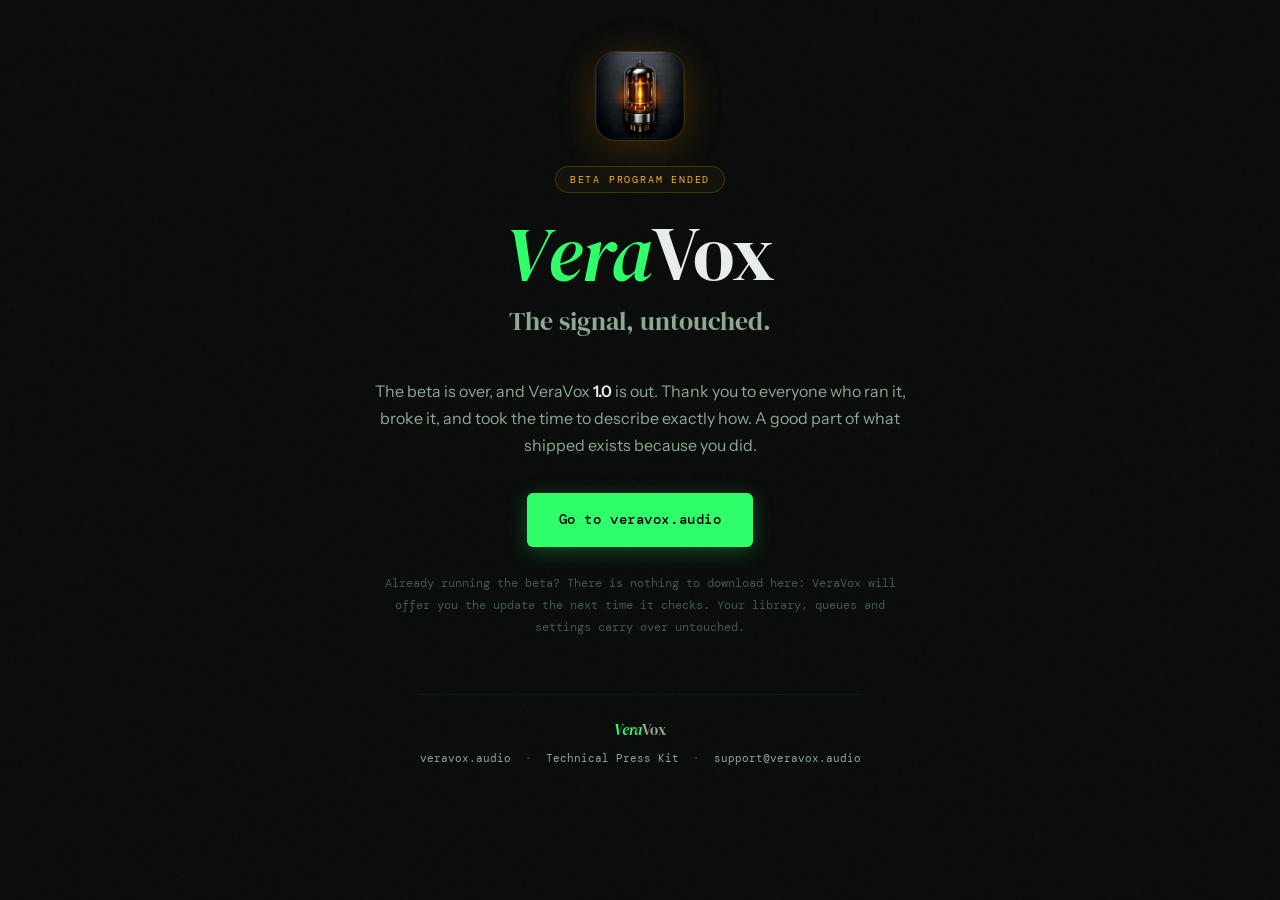
<file: index.html>
<!DOCTYPE html>
<html lang="en">
<head>
<meta charset="UTF-8"/>
<meta name="viewport" content="width=device-width, initial-scale=1.0"/>
<title>VeraVox · The beta program has ended</title>
<meta name="description" content="The VeraVox beta program has ended. VeraVox 1.0 for macOS is available at veravox.audio."/>
<link rel="canonical" href="https://veravox.audio"/>
<link rel="icon" type="image/png" sizes="96x96" href="favicon-96.png"/>
<link rel="icon" type="image/png" sizes="192x192" href="favicon-192.png"/>
<link rel="apple-touch-icon" href="apple-touch-icon.png"/>
<style>
@font-face{font-family:'DM Serif Display';src:url('Fonts/DMSerifDisplay-Regular.ttf') format('truetype');font-weight:400;font-style:normal;font-display:swap}
@font-face{font-family:'DM Serif Display';src:url('Fonts/DMSerifDisplay-Italic.ttf') format('truetype');font-weight:400;font-style:italic;font-display:swap}
@font-face{font-family:'DM Mono';src:url('Fonts/DMMono-Light.ttf') format('truetype');font-weight:300;font-style:normal;font-display:swap}
@font-face{font-family:'DM Mono';src:url('Fonts/DMMono-Regular.ttf') format('truetype');font-weight:400;font-style:normal;font-display:swap}
@font-face{font-family:'DM Mono';src:url('Fonts/DMMono-Medium.ttf') format('truetype');font-weight:500;font-style:normal;font-display:swap}
@font-face{font-family:'Instrument Sans';src:url('Fonts/InstrumentSans-VariableFont_wdth,wght.ttf') format('truetype');font-weight:100 900;font-style:normal;font-display:swap}
:root{--bg:#0a0d0b;--border:rgba(46,255,107,.13);--bdim:rgba(46,255,107,.06);--green:#2EFF6B;--gbg:rgba(46,255,107,.04);--amber:#FFB21A;--abg:rgba(255,178,26,.04);--text:#e8ede9;--tmid:#8fa893;--tdim:#445a4a;--mono:'DM Mono','Menlo',monospace;--serif:'DM Serif Display',Georgia,serif;--sans:'Instrument Sans',sans-serif}
*,*::before,*::after{box-sizing:border-box;margin:0;padding:0}
body{background:var(--bg);color:var(--text);font-family:var(--sans);font-size:16px;line-height:1.7;-webkit-font-smoothing:antialiased;overflow-x:hidden}
body::before{content:'';position:fixed;inset:0;background-image:url("data:image/svg+xml,%3Csvg viewBox='0 0 256 256' xmlns='http://www.w3.org/2000/svg'%3E%3Cfilter id='n'%3E%3CfeTurbulence type='fractalNoise' baseFrequency='0.9' numOctaves='4' stitchTiles='stitch'/%3E%3C/filter%3E%3Crect width='100%25' height='100%25' filter='url(%23n)'/%3E%3C/svg%3E");opacity:.018;pointer-events:none;z-index:0}
.page{position:relative;z-index:1;max-width:720px;margin:0 auto;padding:0 40px 80px;min-height:100vh;display:flex;flex-direction:column;justify-content:center;align-items:center;text-align:center}
.icon{width:88px;height:88px;border-radius:20px;margin-bottom:26px;box-shadow:0 0 0 1px rgba(255,178,26,.15),0 8px 40px rgba(255,140,0,.18),0 0 50px rgba(255,140,0,.06);opacity:0;animation:fadeUp .7s .08s ease forwards}
.eyebrow{display:inline-flex;align-items:center;gap:6px;font-family:var(--mono);font-size:10px;letter-spacing:.18em;text-transform:uppercase;color:var(--amber);background:var(--abg);border:1px solid rgba(255,178,26,.2);padding:4px 14px;border-radius:20px;margin-bottom:22px;opacity:0;animation:fadeUp .7s .14s ease forwards}
h1{font-family:var(--serif);font-weight:400;font-synthesis-weight:none;font-size:clamp(44px,7vw,76px);line-height:1.0;margin-bottom:8px;opacity:0;animation:fadeUp .7s .20s ease forwards}
h1 em{color:var(--green);font-style:italic}
.payoff{font-family:var(--serif);font-weight:400;font-synthesis-weight:none;font-size:clamp(15px,2.4vw,26px);color:var(--tmid);margin-bottom:34px;opacity:0;animation:fadeUp .7s .26s ease forwards}
.lede{max-width:560px;color:var(--tmid);margin-bottom:34px;opacity:0;animation:fadeUp .7s .32s ease forwards}
.lede strong{color:var(--text);font-weight:600}
.btn{display:inline-flex;align-items:center;gap:9px;font-family:var(--mono);font-size:14px;font-weight:500;letter-spacing:.04em;color:#000;background:var(--green);padding:15px 32px;border-radius:6px;text-decoration:none;transition:transform .2s,box-shadow .2s;box-shadow:0 4px 20px rgba(46,255,107,.25);opacity:0;animation:fadeUp .7s .38s ease forwards}
.btn:hover{transform:translateY(-2px);box-shadow:0 8px 32px rgba(46,255,107,.4)}
.note{font-family:var(--mono);font-size:11.5px;color:var(--tdim);margin-top:26px;max-width:520px;line-height:1.9;opacity:0;animation:fadeUp .7s .44s ease forwards}
.note a{color:var(--tmid)}
footer{border-top:1px solid var(--bdim);margin-top:56px;padding-top:22px;font-family:var(--mono);font-size:11px;color:var(--tdim);opacity:0;animation:fadeUp .7s .5s ease forwards}
footer a{color:var(--tmid);text-decoration:none}
footer a:hover{color:var(--green)}
.fbrand{font-family:var(--serif);font-size:15px;color:var(--tmid);margin-bottom:6px}
.fbrand em{color:var(--green);font-style:italic}
@keyframes fadeUp{from{opacity:0;transform:translateY(14px)}to{opacity:1;transform:none}}
@media(prefers-reduced-motion:reduce){*{animation:none !important;opacity:1 !important;transform:none !important}}
@media(max-width:560px){.page{padding:0 20px 60px}}
</style>
</head>
<body>

<div class="page">
  <img src="VV_icon.png" alt="VeraVox" class="icon"/>

  <div class="eyebrow">Beta program ended</div>

  <h1><em>Vera</em>Vox</h1>
  <p class="payoff">The signal, untouched.</p>

  <p class="lede">
    The beta is over, and VeraVox <strong>1.0</strong> is out. Thank you to
    everyone who ran it, broke it, and took the time to describe exactly how.
    A good part of what shipped exists because you did.
  </p>

  <a href="https://veravox.audio" class="btn"
     data-goatcounter-click="beta-landing-to-site"
     data-goatcounter-title="Beta landing → veravox.audio">
    Go to veravox.audio
  </a>

  <p class="note">
    Already running the beta? There is nothing to download here: VeraVox will
    offer you the update the next time it checks. Your library, queues and
    settings carry over untouched.
  </p>

  <footer>
    <div class="fbrand"><em>Vera</em>Vox</div>
    <a href="https://veravox.audio">veravox.audio</a> &nbsp;&middot;&nbsp;
    <a href="VeraVox_Press_Kit.html"
       data-goatcounter-click="press-kit-banner"
       data-goatcounter-title="Press Kit (beta landing, post-launch)">Technical Press Kit</a> &nbsp;&middot;&nbsp;
    <a href="mailto:support@veravox.audio">support@veravox.audio</a>
  </footer>
</div>

<script data-goatcounter="https://veravox.goatcounter.com/count" async src="//gc.zgo.at/count.js"></script>
</body>
</html>
</file>
